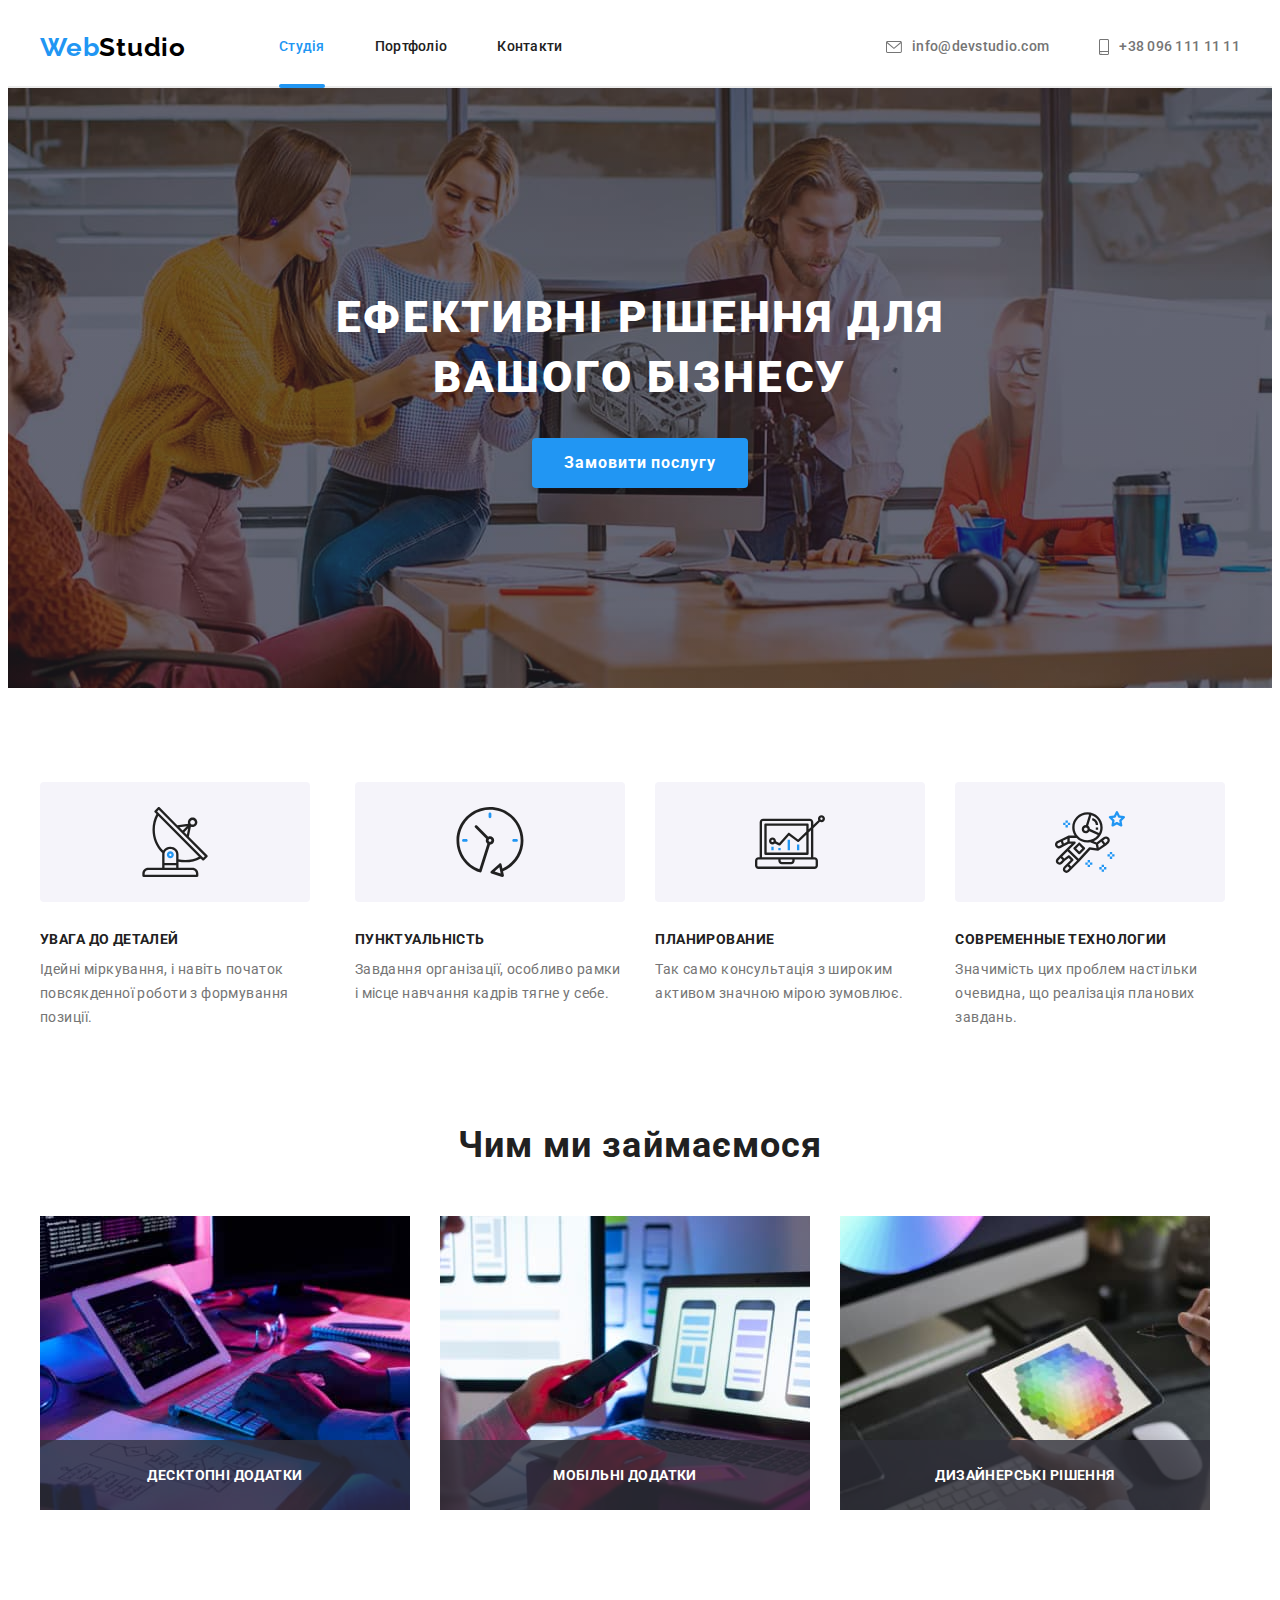
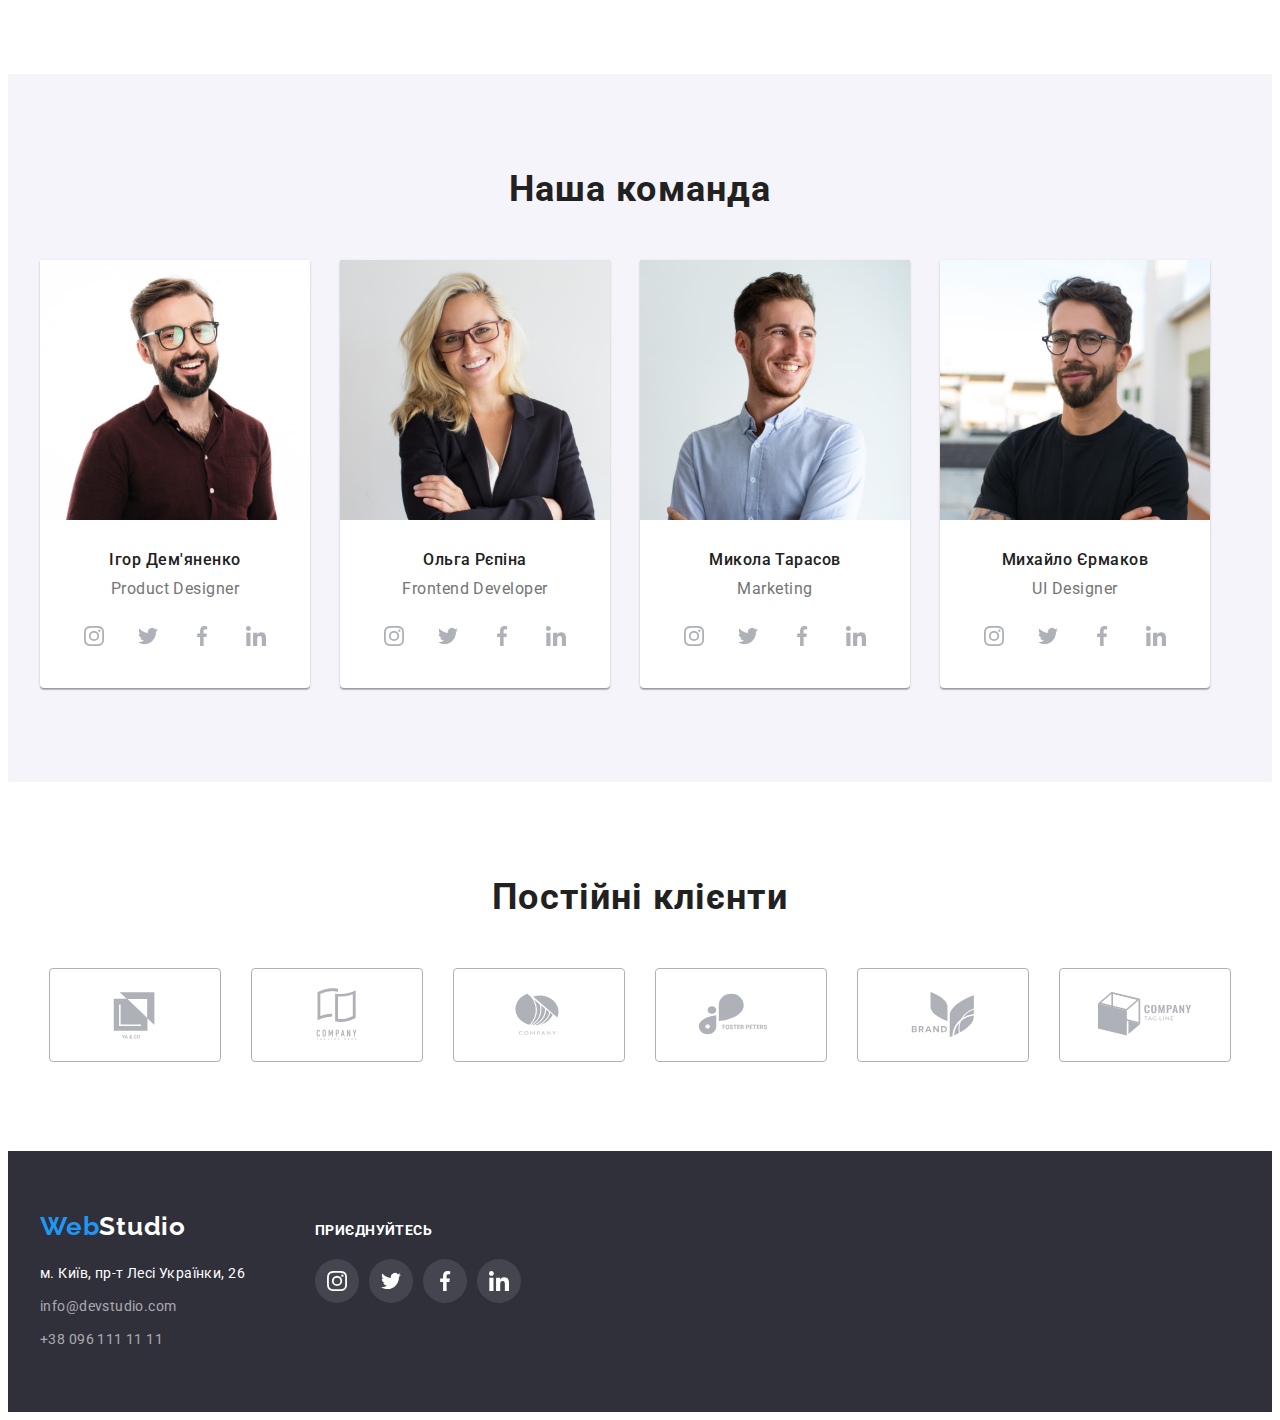
<file: index.html>
<!DOCTYPE html>
<html lang="ua">
	<head>
		<meta charset="UTF-8" />
		<meta http-equiv="X-UA-Compatible" content="IE=edge" />
		<meta name="viewport" content="width=device-width, initial-scale=1.0" />
		<title>WebStudio</title>
		<link rel="preconnect" href="https://fonts.googleapis.com" />
		<link rel="preconnect" href="https://fonts.gstatic.com" crossorigin />
		<link
			href="https://fonts.googleapis.com/css2?family=Raleway:wght@700&family=Roboto:wght@400;500;700;900&display=swap"
			rel="stylesheet"
		/>
		<link rel="stylesheet" href="https://cdnjs.cloudflare.com/ajax/libs/modern-normalize/1.1.0/modern-normalize.min.css" integrity="sha512-wpPYUAdjBVSE4KJnH1VR1HeZfpl1ub8YT/NKx4PuQ5NmX2tKuGu6U/JRp5y+Y8XG2tV+wKQpNHVUX03MfMFn9Q==" crossorigin="anonymous" referrerpolicy="no-referrer" />
		<link rel="stylesheet" href="./css/styles.css" />
	</head>

	<body>
		<header class="header">
			<div class="container header-flex">
				<nav class="header-nav">
					<a href="./index.html" class="logo">
						<span class="web-blue">Web</span><span class="studio-black">Studio</span>
					</a>
					<ul class="header-nav-list">
						<li class="nav-item"><a class="link underline" href="./index.html"><span class="current">Студія</span></a></li>
						<li class="nav-item"><a class="link" href="./portfolio.html">Портфоліо</a></li>
						<li class="nav-item"><a class="link" href="./contacts.html">Контакти</a></li>
					</ul>
				</nav>
				<ul class="header-contacts">
					<li class="header-mail">
						<a class="header-link" href="mailto:info@devstudio.com">
							<svg class="header-icon" width="16" height="12">
								<use href="./images/icons-studio.svg#icon-envelope"></use>
							</svg>
							info@devstudio.com
						</a>						
					</li>
					<li class="header-tel">						
						<a class="header-link" href="tel:+380961111111">
							<svg class="header-icon" width="10" height="16">
								<use href="./images/icons-studio.svg#icon-smartphone"></use>
							</svg>
							+38 096 111 11 11
						</a>						
					</li>
				</ul>
			</div>
		</header>

		<main class="studio">
			<section class="studio-hero">
				<div class="container">								
						<h1 class="studio-banner">
							Ефективні рішення для вашого бізнесу
						</h1>
						<button type="button" class="hero-button" data-modal-open>
							Замовити послугу
						</button>				
				</div>
			</section>
			<section class="studio-advantage section">
				<div class="container">
					<h2 class="advantage-banner">Преимущества</h2>
					<ul class="advantage-list">
						<li class="advantage-item">
							<div class="advantage-rectangle">
								<svg class="advantage-icon" width="70" height="70">
									<use href="./images/icons-studio.svg#icon-antenna"></use>
								</svg>
							</div>
							<h3 class="advantage-item-banner">Увага до деталей</h3>
							<p class="advantage-item-text">
								Ідейні міркування, і навіть початок повсякденної роботи з формування позиції.
							</p>
						</li>
						<li class="advantage-item">
							<div class="advantage-rectangle">
								<svg class="advantage-icon" width="70" height="70">
									<use href="./images/icons-studio.svg#icon-clock"></use>
								</svg>
							</div>
							<h3 class="advantage-item-banner">Пунктуальність</h3>
							<p class="advantage-item-text">
								Завдання організації, особливо рамки і місце навчання кадрів тягне у себе.
							</p>
						</li>
						<li class="advantage-item">
							<div class="advantage-rectangle">
								<svg class="advantage-icon" width="70" height="70">
									<use href="./images/icons-studio.svg#icon-diagram"></use>
								</svg>
							</div>
							<h3 class="advantage-item-banner">Планирование</h3>
							<p class="advantage-item-text">
								Так само консультація з широким активом значною мірою зумовлює.
							</p>
						</li>
						<li class="advantage-item">
							<div class="advantage-rectangle">
								<svg class="advantage-icon" width="70" height="70">
									<use href="./images/icons-studio.svg#icon-astronaut"></use>
								</svg>
							</div>
							<h3 class="advantage-item-banner">Современные технологии</h3>
							<p class="advantage-item-text">
								Значимість цих проблем настільки очевидна, що реалізація планових завдань.
							</p>
						</li>
					</ul>
				</div>
			</section>
			<section class="studio-act">
				<div class="container">
					<h2 class="act-banner">Чим ми займаємося</h2>
					<ul class="actions">
						<li class="act-type">
							<img src="./images/box1.jpg" alt="Вечерний офис" width="370" />
							<p class="act-cover-text">
								Десктопні додатки
							</p>
						</li>
						<li class="act-type">
							<img src="./images/box2.jpg" alt="Дневной офис" width="370" />
							<p class="act-cover-text">
								Мобільні додатки
							</p>
						</li>
						<li class="act-type">
							<img src="./images/box3.jpg" alt="Палитра цветов" width="370" />
							<p class="act-cover-text">
								Дизайнерські рішення
							</p>
						</li>
					</ul>
				</div>				
			</section>

			<section class="studio-team section">
				<div class="container">
					<h2 class="team-banner">Наша команда</h2>
					<ul class="team-list">
						<li class="team-item">
							<img src="images/face1.jpg" alt="Ігор Дем'яненко" width="270" />
							<h3 class="team-name">Ігор Дем'яненко</h3>
							<p lang="en" class="team-job">Product Designer</p>							
							<ul class="soc">
								<li class="soc-item"><a href="" class="soc-net">
									<svg class="soc-icon" width="20" height="20">
										<use href="./images/icons-studio.svg#icon-instagram"></use>
									</svg>
								</a></li>
								<li class="soc-item"><a href="" class="soc-net">
									<svg class="soc-icon" width="20" height="20">
										<use href="./images/icons-studio.svg#icon-twitter"></use>
									</svg>
								</a></li>
								<li class="soc-item"><a href="" class="soc-net">
									<svg class="soc-icon" width="20" height="20">
										<use href="./images/icons-studio.svg#icon-facebook"></use>
									</svg>
								</a></li>
								<li class="soc-item"><a href="" class="soc-net">
									<svg class="soc-icon" width="20" height="20">
										<use href="./images/icons-studio.svg#icon-linkedin"></use>
									</svg>
								</a></li>
							</ul>
						</li>
						<li class="team-item">
							<img src="images/face2.jpg" alt="Ольга Рєпіна" width="270" />
							<h3 class="team-name">Ольга Рєпіна</h3>
							<p lang="en" class="team-job">Frontend Developer</p>
							<ul class="soc">
								<li class="soc-item"><a href="" class="soc-net">
									<svg class="soc-icon" width="20" height="20">
										<use href="./images/icons-studio.svg#icon-instagram"></use>
									</svg>
								</a></li>
								<li class="soc-item"><a href="" class="soc-net">
									<svg class="soc-icon" width="20" height="20">
										<use href="./images/icons-studio.svg#icon-twitter"></use>
									</svg>
								</a></li>
								<li class="soc-item"><a href="" class="soc-net">
									<svg class="soc-icon" width="20" height="20">
										<use href="./images/icons-studio.svg#icon-facebook"></use>
									</svg>
								</a></li>
								<li class="soc-item"><a href="" class="soc-net">
									<svg class="soc-icon" width="20" height="20">
										<use href="./images/icons-studio.svg#icon-linkedin"></use>
									</svg>
								</a></li>
							</ul>
						</li>
						<li class="team-item">
							<img src="images/face3.jpg" alt="Микола Тарасов" width="270" />
							<h3 class="team-name">Микола Тарасов</h3>
							<p lang="en" class="team-job">Marketing</p>
							<ul class="soc">
								<li class="soc-item"><a href="" class="soc-net">
									<svg class="soc-icon" width="20" height="20">
										<use href="./images/icons-studio.svg#icon-instagram"></use>
									</svg>
								</a></li>
								<li class="soc-item"><a href="" class="soc-net">
									<svg class="soc-icon" width="20" height="20">
										<use href="./images/icons-studio.svg#icon-twitter"></use>
									</svg>
								</a></li>
								<li class="soc-item"><a href="" class="soc-net">
									<svg class="soc-icon" width="20" height="20">
										<use href="./images/icons-studio.svg#icon-facebook"></use>
									</svg>
								</a></li>
								<li class="soc-item"><a href="" class="soc-net">
									<svg class="soc-icon" width="20" height="20">
										<use href="./images/icons-studio.svg#icon-linkedin"></use>
									</svg>
								</a></li>
							</ul>
						</li>
						<li class="team-item">
							<img src="images/face4.jpg" alt="Михайло Єрмаков" width="270" />
							<h3 class="team-name">Михайло Єрмаков</h3>
							<p lang="en" class="team-job">UI Designer</p>
							<ul class="soc">
								<li class="soc-item"><a href="" class="soc-net">
									<svg class="soc-icon" width="20" height="20">
										<use href="./images/icons-studio.svg#icon-instagram"></use>
									</svg>
								</a></li>
								<li class="soc-item"><a href="" class="soc-net">
									<svg class="soc-icon" width="20" height="20">
										<use href="./images/icons-studio.svg#icon-twitter"></use>
									</svg>
								</a></li>
								<li class="soc-item"><a href="" class="soc-net">
									<svg class="soc-icon" width="20" height="20">
										<use href="./images/icons-studio.svg#icon-facebook"></use>
									</svg>
								</a></li>
								<li class="soc-item"><a href="" class="soc-net">
									<svg class="soc-icon" width="20" height="20">
										<use href="./images/icons-studio.svg#icon-linkedin"></use>
									</svg>
								</a></li>
							</ul>
						</li>
					</ul>
				</div>
			</section>

			<section class="client-section">
				<div class="container ">
					<h2 class="team-banner">Постійні клієнти</h2>
					<ul class="client">
						<li class="client-item">
							<a href="" class="client-link">
								<svg class="client-icon" width="106" height="60">
									<use href="./images/icons-studio.svg#icon-Logo-1"></use>
								</svg>
							</a>
						</li>
						<li class="client-item">
							<a href="" class="client-link">
								<svg class="client-icon" width="106" height="60">
									<use href="./images/icons-studio.svg#icon-Logo-2"></use>
								</svg>
							</a>
						</li>
						<li class="client-item">
							<a href="" class="client-link">
								<svg class="client-icon" width="106" height="60">
									<use href="./images/icons-studio.svg#icon-Logo-3"></use>
								</svg>
							</a>
						</li>
						<li class="client-item">
							<a href="" class="client-link">
								<svg class="client-icon" width="106" height="60">
									<use href="./images/icons-studio.svg#icon-Logo-4"></use>
								</svg>
							</a>
						</li>
						<li class="client-item">
							<a href="" class="client-link">
								<svg class="client-icon" width="106" height="60">
									<use href="./images/icons-studio.svg#icon-Logo-5"></use>
								</svg>
							</a>
						</li>
						<li class="client-item">
							<a href="" class="client-link">
								<svg class="client-icon" width="106" height="60">
									<use href="./images/icons-studio.svg#icon-Logo-6"></use>
								</svg>
							</a>
						</li>
					</ul>
				</div>
			</section>
		</main>

		<footer class="footer">
			<div class="container">
				<div class="footer-flex">
					<div class="footer-left">
						<div class="footer-logo">
							<a href="./index.html">
								<span class="web-blue">Web</span><span class="studio-white">Studio</span>
							</a>
						</div>
						<address class="footer-address">
							<ul class="footer-address-list">
								<li class="address-map footer-item">
									<a
										class="map"
										href="https://goo.gl/maps/Ut4Wyp9AqgRRf6S79"
										target="_blank"
										rel="noopener noreferrer nofollow "
									>
										м. Київ, пр-т Лесі Українки, 26
									</a>
								</li>
								<li class="address-mail footer-item"><a href="mailto:info@devstudio.com">info@devstudio.com</a></li>
								<li class="address-tel footer-item"><a href="tel:+380961111111">+38 096 111 11 11</a></li>
							</ul>
						</address>
					</div>
					<div class="footer-right">
						<h3 class="footer-banner">Приєднуйтесь</h3>
						
						<ul class="footer-soc">
							<li class="footer-soc-item"><a href="" class="footer-soc-net">
								<svg class="footer-soc-icon" width="20" height="20">
									<use href="./images/icons-studio.svg#icon-instagram"></use>
								</svg>
							</a></li>
							<li class="footer-soc-item"><a href="" class="footer-soc-net">
								<svg class="footer-soc-icon" width="20" height="20">
									<use href="./images/icons-studio.svg#icon-twitter"></use>
								</svg>
							</a></li>
							<li class="footer-soc-item"><a href="" class="footer-soc-net">
								<svg class="footer-soc-icon" width="20" height="20">
									<use href="./images/icons-studio.svg#icon-facebook"></use>
								</svg>
							</a></li>
							<li class="footer-soc-item"><a href="" class="footer-soc-net">
								<svg class="footer-soc-icon" width="20" height="20">
									<use href="./images/icons-studio.svg#icon-linkedin"></use>
								</svg>
							</a></li>
						</ul>
					</div>
				</div>
			</div>
		</footer>

		<div class="backdrop is-hidden" data-modal>
			<div class="mod-window">
				<button type="button" class="modal-close" data-modal-close>
					<svg class="close" width="18" height="18">
						<use href="./images/icons-studio.svg#icon-close-black-18dp"></use>
					</svg>
				</button>
			</div>
		</div>


		<script src="./js/modal.js"></script>
	</body>
</html>
</file>
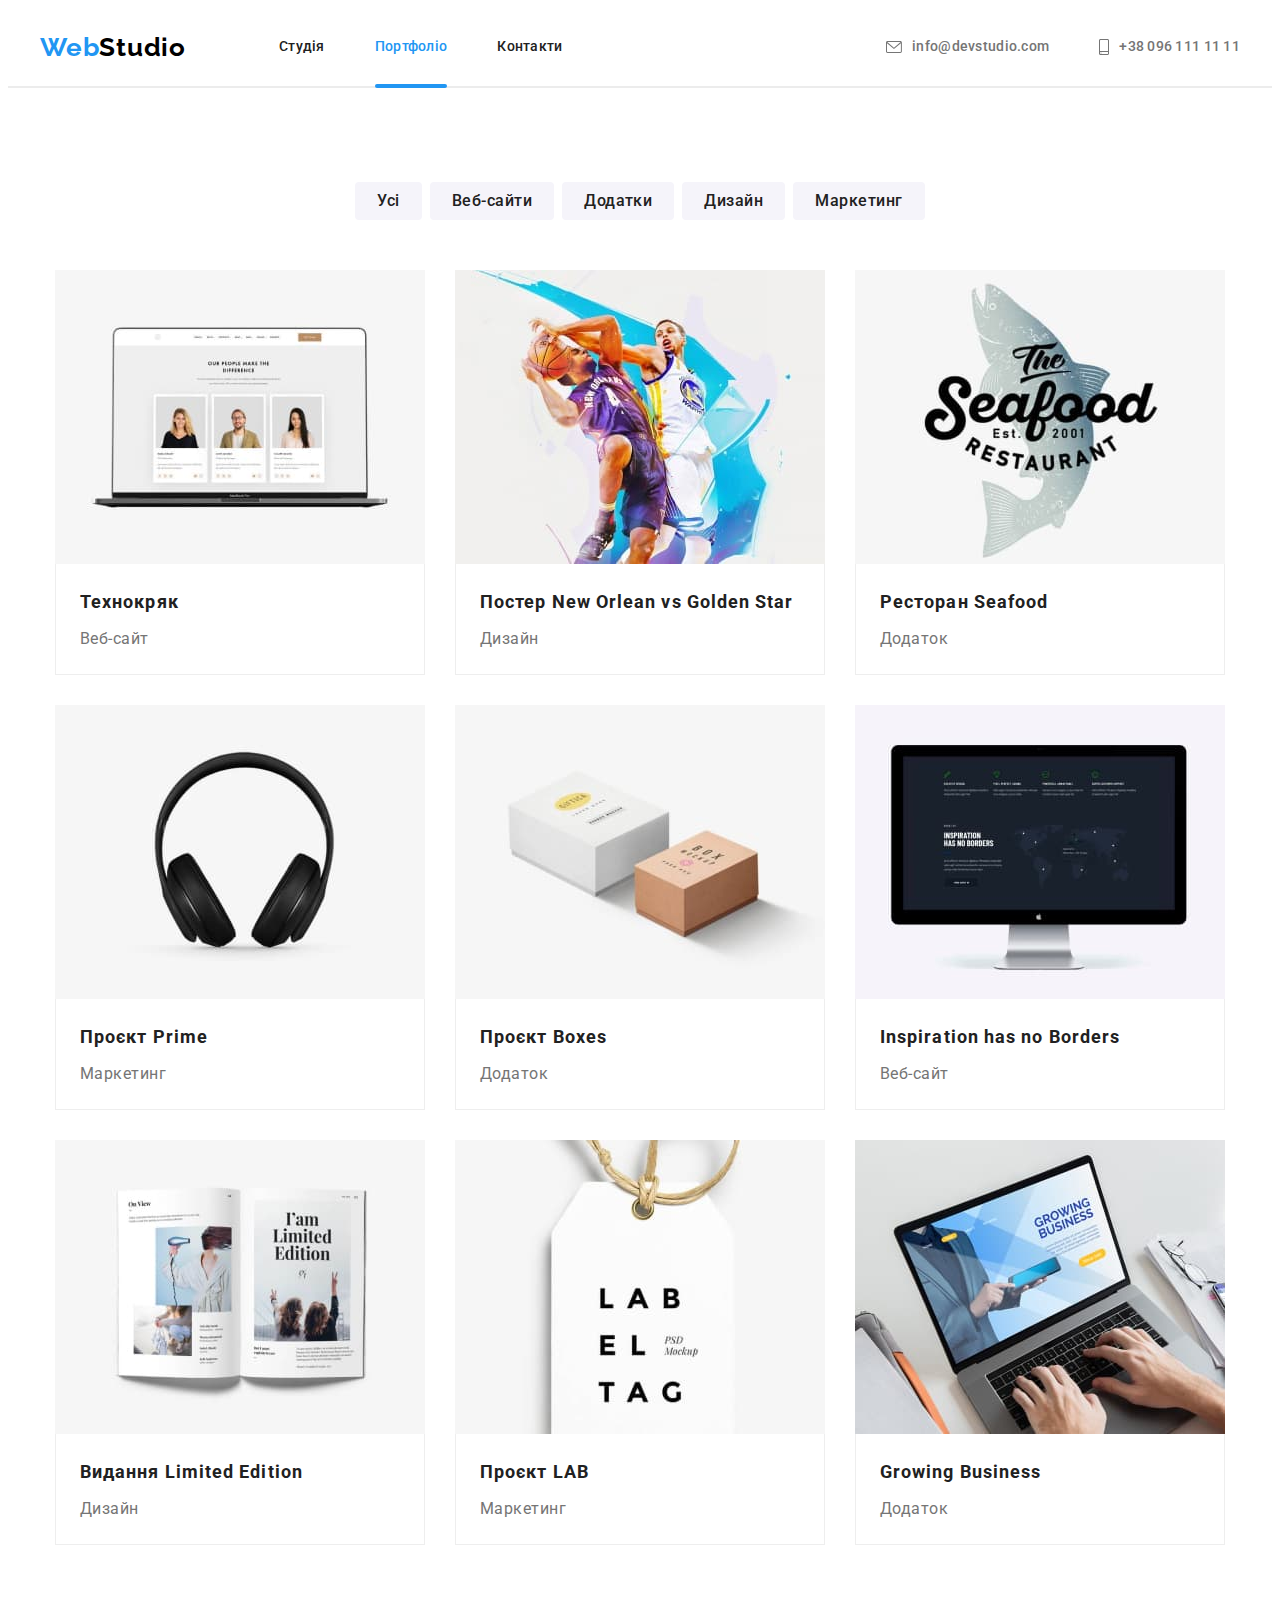
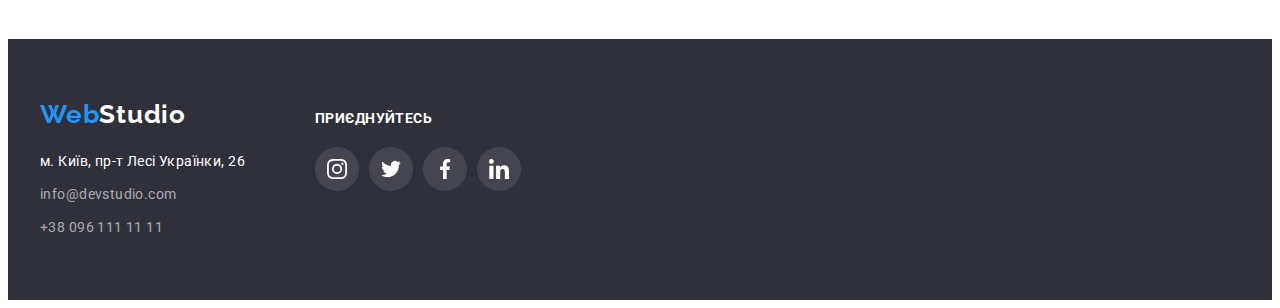
<file: portfolio.html>
<!DOCTYPE html>
<html lang="ua">
	<head>
		<meta charset="UTF-8" />
		<meta http-equiv="X-UA-Compatible" content="IE=edge" />
		<meta name="viewport" content="width=device-width, initial-scale=1.0" />
		<title>WebStudio</title>
		<link rel="preconnect" href="https://fonts.googleapis.com" />
		<link rel="preconnect" href="https://fonts.gstatic.com" crossorigin />
		<link
			href="https://fonts.googleapis.com/css2?family=Raleway:wght@700&family=Roboto:wght@400;500;700;900&display=swap"
			rel="stylesheet"
		/>
		<link rel="stylesheet" href="https://cdnjs.cloudflare.com/ajax/libs/modern-normalize/1.1.0/modern-normalize.min.css" integrity="sha512-wpPYUAdjBVSE4KJnH1VR1HeZfpl1ub8YT/NKx4PuQ5NmX2tKuGu6U/JRp5y+Y8XG2tV+wKQpNHVUX03MfMFn9Q==" crossorigin="anonymous" referrerpolicy="no-referrer" />
		<link rel="stylesheet" href="./css/styles.css" />
	</head>

	<body>
		<header class="header">
			<div class="container header-flex">
				<nav class="header-nav">
					<a href="./index.html" class="logo">
						<span class="web-blue">Web</span><span class="studio-black">Studio</span>
					</a>
					<ul class="header-nav-list">
						<li class="nav-item"><a class="link" href="./index.html">Студія</a></li>
						<li class="nav-item"><a class="link underline" href="./portfolio.html"><span class="current">Портфоліо</span></a></li>
						<li class="nav-item"><a class="link" href="./contacts.html">Контакти</a></li>
					</ul>
				</nav>
				<ul class="header-contacts">
					<li class="header-mail">
						<a class="header-link" href="mailto:info@devstudio.com">
							<svg class="header-icon" width="16" height="12">
								<use href="./images/icons-studio.svg#icon-envelope"></use>
							</svg>
							<p>info@devstudio.com</p>
						</a>						
					</li>
					<li class="header-tel">						
						<a class="header-link" href="tel:+380961111111">
							<svg class="header-icon" width="10" height="16">
								<use href="./images/icons-studio.svg#icon-smartphone"></use>
							</svg>
							<p>+38 096 111 11 11</p>
						</a>						
					</li>
				</ul>
			</div>
		</header>

		<main>
			<section class="portf section">
				<div class="container">
					<h1 class="portf-btn-banner">Типы проэктов</h1>
					<ul class="portf-btn-list">
						<li class="portf-btn-type"><button type="button">Усі</button></li>
						<li class="portf-btn-type"><button type="button">Веб-сайти</button></li>
						<li class="portf-btn-type"><button type="button">Додатки</button></li>
						<li class="portf-btn-type"><button type="button">Дизайн</button></li>
						<li class="portf-btn-type"><button type="button">Маркетинг</button></li>
					</ul>			
					
					<h2 class="portf-proj-banner">Последние проэкты</h2>
					<ul class="portf-proj-list">
						<li class="portf-proj">
							<a href="" class="portf-link">
								<div class="cover-text-wrap">
									<img src="images/portfolio1.jpg" alt="Веб-сайт Технокряк" width="370"/>
									<p class="portf-cover-text">
										Ресурс пропонує комплексні пропозиції з різним рівнем функціоналу та сервісів. Все це дозволить відвідувачу отримати вичерпні відомості про компанію чи приватну особу.
										Ресурс пропонує комплексні пропозиції з різним рівнем функціоналу та сервісів. Все це дозволить відвідувачу отримати вичерпні відомості про компанію чи приватну особу.
										Ресурс пропонує комплексні пропозиції з різним рівнем функціоналу та сервісів. Все це дозволить відвідувачу отримати вичерпні відомості про компанію чи приватну особу.
									</p>
								</div>
								<div class="proj-text">
									<h3 class="proj-name">Технокряк</h3>
									<p class="proj-type">Веб-сайт</p>
								</div>
							</a>
						</li>
						<li class="portf-proj">
							<a href="" class="portf-link">
								<div class="cover-text-wrap">
									<img src="images/portfolio2.jpg" alt="Дизайн постера New Orlean vs Golden Star" width="370" />
									<p class="portf-cover-text">
										Ресурс пропонує комплексні пропозиції з різним рівнем функціоналу та сервісів. Все це дозволить відвідувачу отримати вичерпні відомості про компанію чи приватну особу.
									</p>
								</div>
								<div class="proj-text">
									<h3 class="proj-name">Постер New Orlean vs Golden Star</h3>
									<p class="proj-type">Дизайн</p>
								</div>
							</a>
						</li>
						<li class="portf-proj">
							<a href="" class="portf-link">
								<div class="cover-text-wrap">
									<img src="images/portfolio3.jpg" alt="Приложение ресторана Seafood" width="370" />
									<p class="portf-cover-text">
										Ресурс пропонує комплексні пропозиції з різним рівнем функціоналу та сервісів. Все це дозволить відвідувачу отримати вичерпні відомості про компанію чи приватну особу.
									</p>
								</div>
								<div class="proj-text">
									<h3 class="proj-name">Ресторан Seafood</h3>
									<p class="proj-type">Додаток</p>
								</div>
							</a>
						</li>
						<li class="portf-proj">
							<a href="" class="portf-link">
								<div class="cover-text-wrap">
									<img src="images/portfolio4.jpg" alt="Маркетинговый проект Prime" width="370" />
									<p class="portf-cover-text">
										Ресурс пропонує комплексні пропозиції з різним рівнем функціоналу та сервісів. Все це дозволить відвідувачу отримати вичерпні відомості про компанію чи приватну особу.
									</p>
								</div>
								<div class="proj-text">
									<h3 class="proj-name">Проєкт Prime</h3>
									<p class="proj-type">Маркетинг</p>
								</div>
							</a>
						</li>
						<li class="portf-proj">
							<a href="" class="portf-link">
								<div class="cover-text-wrap">
									<img src="images/portfolio5.jpg" alt="Приложение проекта Boxes" width="370" />
									<p class="portf-cover-text">
										Ресурс пропонує комплексні пропозиції з різним рівнем функціоналу та сервісів. Все це дозволить відвідувачу отримати вичерпні відомості про компанію чи приватну особу.
									</p>
								</div>
								<div class="proj-text">
									<h3 class="proj-name">Проєкт Boxes</h3>
									<p class="proj-type">Додаток</p>
								</div>
							</a>
						</li>
						<li class="portf-proj">
							<a href="" class="portf-link">
								<div class="cover-text-wrap">
									<img src="images/portfolio6.jpg" alt="Веб-сайт Inspiration has no Borders" width="370" />
									<p class="portf-cover-text">
										Ресурс пропонує комплексні пропозиції з різним рівнем функціоналу та сервісів. Все це дозволить відвідувачу отримати вичерпні відомості про компанію чи приватну особу.
									</p>
								</div>
								<div class="proj-text">
									<h3 class="proj-name" lang="en">Inspiration has no Borders</h3>
									<p class="proj-type">Веб-сайт</p>
								</div>
							</a>
						</li>
						<li class="portf-proj">
							<a href="" class="portf-link">
								<div class="cover-text-wrap">
									<img src="images/portfolio7.jpg" alt="Дизайн издания Limited Edition" width="370" />
									<p class="portf-cover-text">
										Ресурс пропонує комплексні пропозиції з різним рівнем функціоналу та сервісів. Все це дозволить відвідувачу отримати вичерпні відомості про компанію чи приватну особу.
									</p>
								</div>
								<div class="proj-text">
									<h3 class="proj-name">Видання Limited Edition</h3>
									<p class="proj-type">Дизайн</p>
								</div>
							</a>
						</li>
						<li class="portf-proj">
							<a href="" class="portf-link">
								<div class="cover-text-wrap">
									<img src="images/portfolio8.jpg" alt="Маркетинговый проект LAB" width="370" />
									<p class="portf-cover-text">
										Ресурс пропонує комплексні пропозиції з різним рівнем функціоналу та сервісів. Все це дозволить відвідувачу отримати вичерпні відомості про компанію чи приватну особу.
									</p>
								</div>
								<div class="proj-text">
									<h3 class="proj-name">Проєкт LAB</h3>
									<p class="proj-type">Маркетинг</p>
								</div>
							</a>
						</li>
						<li class="portf-proj">
							<a href="" class="portf-link">
								<div class="cover-text-wrap">
									<img src="images/portfolio9.jpg" alt="Приложение Growing Business" width="370" />
									<p class="portf-cover-text">
										Ресурс пропонує комплексні пропозиції з різним рівнем функціоналу та сервісів. Все це дозволить відвідувачу отримати вичерпні відомості про компанію чи приватну особу.
									</p>
								</div>
								<div class="proj-text">
									<h3 class="proj-name" lang="en">Growing Business</h3>
									<p class="proj-type">Додаток</p>
								</div>
							</a>
						</li>
					</ul>
				</div>
			</section>
		</main>

		<footer class="footer">
			<div class="container">
				<div class="footer-flex">
					<div class="footer-left">
						<div class="footer-logo">
							<a href="./index.html">
								<span class="web-blue">Web</span><span class="studio-white">Studio</span>
							</a>
						</div>
						<address class="footer-address">
							<ul class="footer-address-list">
								<li class="address-map footer-item">
									<a
										class="map"
										href="https://goo.gl/maps/Ut4Wyp9AqgRRf6S79"
										target="_blank"
										rel="noopener noreferrer nofollow "
									>
										м. Київ, пр-т Лесі Українки, 26
									</a>
								</li>
								<li class="address-mail footer-item"><a href="mailto:info@devstudio.com">info@devstudio.com</a></li>
								<li class="address-tel footer-item"><a href="tel:+380961111111">+38 096 111 11 11</a></li>
							</ul>
						</address>
					</div>
					<div class="footer-right">
						<h3 class="footer-banner">Приєднуйтесь</h3>
						
						<ul class="footer-soc">
							<li class="footer-soc-item"><a href="" class="footer-soc-net">
								<svg class="footer-soc-icon" width="20" height="20">
									<use href="./images/icons-studio.svg#icon-instagram"></use>
								</svg>
							</a></li>
							<li class="footer-soc-item"><a href="" class="footer-soc-net">
								<svg class="footer-soc-icon" width="20" height="20">
									<use href="./images/icons-studio.svg#icon-twitter"></use>
								</svg>
							</a></li>
							<li class="footer-soc-item"><a href="" class="footer-soc-net">
								<svg class="footer-soc-icon" width="20" height="20">
									<use href="./images/icons-studio.svg#icon-facebook"></use>
								</svg>
							</a></li>
							<li class="footer-soc-item"><a href="" class="footer-soc-net">
								<svg class="footer-soc-icon" width="20" height="20">
									<use href="./images/icons-studio.svg#icon-linkedin"></use>
								</svg>
							</a></li>
						</ul>
					</div>
				</div>
			</div>
		</footer>

		
			
		</div>

	</body>
</html>
</file>
<file: css/styles.css>
/*-------------------GENERAL---------------*/
:root {
	--accent-color:  #2196f3;
}

p, h1, h2, h3, h4, h5, h6 {
	margin: 0;
}

ul, ol {
	margin: 0;
	padding-left: 0;
}


button {
	cursor: pointer;
}

body {
	font-family: "Roboto", sans-serif;
	color: #000000;
}

.header a,
.footer a {
	text-decoration: none;
	font-style: normal;
}

.header-nav-list,
.header-contacts,
.footer-address-list {
	list-style: none;
}

.container {	
	max-width: 1200px;
	margin-left: auto;
	margin-right: auto;
	padding-left: 15px;
	padding-right: 15px;
	
}

.current {
	color: var(--accent-color);
}

.section{
	padding-top: 94px;
	padding-bottom: 94px;
}

img{
	display: block;
	max-width: 100%;
	height: auto;
}
/*-------------------HEADER + FOOTER---------------*/
.header{
	border-width: 0px 0px 2px;
	border-color: #ECECEC;
	border-style: solid;
	
}

.header-flex{
	display: flex;
	align-items: center;
}
.header-nav{
	display: flex;
	align-items: center;
	/* padding-top: 24px;
	padding-bottom: 25px; */
}
.header-nav-list{
	display: flex;
	margin-left: 93px;
	align-items: center;
}
.header-contacts{
	display: flex;
}

.web-blue,
.studio-black,
.studio-white {
	font-family: Raleway;
	font-style: normal;
	font-weight: 700;
	font-size: 26px;
	line-height: 1.19;
	letter-spacing: 0.03em;
}

.studio-black {
	color: #000000;
}
.web-blue {
	color: var(--accent-color);
}
.studio-white {
	color: #ffffff;
}

.nav-item,
.header-mail,
.header-tel {
	margin-right: 50px;	
}
.nav-item:last-child,
.header-tel {
	margin-right: 0;
}
.nav-item {
	display: flex;
	flex-direction: column;
	align-items: center;
	gap: 28;
}

.footer {
	background-color: #2F303A;
	padding-bottom: 60px;
	padding-top: 60px;
}


.underline{
position: relative;
}
.underline::after{
	position: absolute;
	content: '';
	height: 4px;
	width: 100%;
	border-radius: 2px;
	background-color: #2196f3;
	left: 0;
	bottom: -2px;
}

.link {
	display: block;
	font-style: normal;
	font-weight: 500;
	font-size: 14px;
	line-height: 1.14;
	letter-spacing: 0.02em;
	color: #212121;
	padding: 31px 0;
	transition: color 250ms cubic-bezier(0.4, 0, 0.2, 1);
}

.link:hover,
.link:focus {
	color: var(--accent-color);	
}

.header-contacts {
	margin-left: auto;
}

.header-link {
	display: flex;
	flex-direction: row;
	align-items:center;
	justify-content: center;
	gap:10px;
	font-style: normal;
	font-weight: 500;
	font-size: 14px;
	line-height: 1.14;
	letter-spacing: 0.02em;
	color: #757575;
	padding: 31px 0;
	transition: color 250ms cubic-bezier(0.4, 0, 0.2, 1);
}
.header-link:hover,
.header-link:focus {
	color: var(--accent-color);	
}

.header-icon {	
	fill: #757575;
	transition: fill 250ms cubic-bezier(0.4, 0, 0.2, 1);
}
.header-link:hover .header-icon,
.header-link:focus .header-icon{
	fill: var(--accent-color);
}




.footer-flex{
	display: flex;
}

.address-map a,
.address-mail a,
.address-tel a {
	font-weight: 400;
	font-size: 14px;
	line-height: 1.71;
	letter-spacing: 0.03em;
	color: #ffffff;
	
}

.address-mail a,
.address-tel a {
	color: rgba(255, 255, 255, 0.6);
}


.footer-address-list a {
	transition: color 250ms cubic-bezier(0.4, 0, 0.2, 1);
}
.footer-address-list a:hover,
.footer-address-list a:focus {
	color: var(--accent-color);
	
}


.footer-logo {
	margin-bottom: 20px;
}

.footer-item {
	margin-bottom: 9px;
}
.footer-item:last-child{
	margin-bottom: 0;
}

.footer-right{
	margin-left: 70px;
	margin-top: 12px;
}

.footer-banner{
	font-style: normal;
	font-weight: 700;
	font-size: 14px;
	line-height: 1.14;
	letter-spacing: 0.03em;
	text-transform: uppercase;
	color: #FFFFFF;
	margin-bottom: 20px;
}

/*-----------------MAIN STUDIO-----------------*/
/*-----------------HERO-----------------*/
.studio-hero {
	background-color: #C4C4C4;;
	padding-top: 200px;
	padding-bottom: 200px;
	background-image: linear-gradient(
		rgba(47, 48, 58, 0.4),
		rgba(47, 48, 58, 0.4)
	),
		 url(../images/hero-img.jpg);
		 background-repeat: no-repeat;
		 background-position: center;
		 background-size: 1600px;
}

.studio-banner {	
	font-weight: 900;
	font-size: 44px;
	line-height: 1.36;
	text-align: center;
	letter-spacing: 0.06em;
	text-transform: uppercase;
	color: #ffffff;
	max-width: 696px;
	margin: 0px auto 30px;
}

.hero-button {
	font-family: inherit;
	font-style: normal;
	font-weight: 700;
	font-size: 16px;
	line-height: 1.88;
	display: flex;
	align-items: center;
	text-align: center;
	letter-spacing: 0.06em;
	color: #ffffff;
	background: var(--accent-color);
	box-shadow: 0px 4px 4px rgba(0, 0, 0, 0.15);
	border-radius: 4px;
	padding: 10px 32px;
	border-style:none;
	margin-right: auto;
	margin-left: auto;
	transition: background-color 250ms cubic-bezier(0.4, 0, 0.2, 1)
}
.hero-button:hover,
.hero-button:focus {
	background-color: #188CE8;
}

.advantage-banner {
	display: none;
}


.advantage-list {
	list-style: none;
	display: flex;
}

.advantage-item {
	margin-left: 15px;
	margin-right: 15px;
}
.advantage-item:first-child {
	margin-left: 0;
}
.advantage-item:last-child {
	margin-right: 0;
}

.advantage-item-banner {
	font-weight: 700;
	font-size: 14px;
	line-height: 1.14;
	letter-spacing: 0.03em;
	text-transform: uppercase;
	color: #212121;
	margin-bottom: 10px;
}

.advantage-item-text {
	font-weight: 400;
	font-size: 14px;
	line-height: 1.71;
	letter-spacing: 0.03em;
	color: #757575;
}

.advantage-rectangle{
	width: 270px;
	height: 120px;
	background: #F5F4FA;
	border-radius: 4px;
	margin-bottom: 30px;
	display: flex;
	align-items: center;
	justify-content: center;
}
/*-----------------ACT + TEAM-----------------*/

.act-banner,
.team-banner {
	font-weight: 700;
	font-size: 36px;
	line-height: 1.17;
	letter-spacing: 0.03em;
	color: #212121;
	text-align: center;
}

.act-banner {
	margin-bottom: 50px;	
}

.act-type {
	margin-right: 30px;
	width: 370px;
	position: relative;
}
.act-type:last-child {
	margin-right: 0;
}

.act-cover-text{
	display: flex;
	font-style: normal;
	font-weight: 700;
	font-size: 14px;
	line-height: 16px;
	text-align: center;
	letter-spacing: 0.03em;
	text-transform: uppercase;
	color: #ffffff;
	background: rgba(47, 48, 58, 0.8);
	width: 370px;
	height: 70px;
	transform: translateY(-100%);
	align-items: center;
	justify-content: center;
}

.actions,
.team-list {
	list-style: none;
	display: flex;
	
}

.studio-act {
	padding-bottom: 94px;
}

.studio-team {
	background: #F5F4FA;
}

.team-banner {
	margin-bottom: 50px;
}


.team-job {
	font-weight: 400;
	color: #757575;
}

.team-item {
	background: #ffffff;
	box-shadow: 0px 1px 3px rgba(0, 0, 0, 0.12), 0px 1px 1px rgba(0, 0, 0, 0.14), 0px 2px 1px rgba(0, 0, 0, 0.2);
	border-radius: 0px 0px 4px 4px;
	width: 270px;
	margin: 0px 15px;
	transition: filter 250ms cubic-bezier(0.4, 0, 0.2, 1)
}
.team-item:hover,
.team-item:focus {
	filter: drop-shadow(0px 4px 4px rgba(0, 0, 0, 0.25));
	cursor: pointer;
}
.team-item:first-child{
	margin-left: 0;
}
.team-item:last-child{
	margin-right: 0;
}
.team-name {
	font-weight: 500;
	font-size: 16px;
	line-height: 1.19;
	text-align: center;
	letter-spacing: 0.03em;
	color: #212121;
	padding-top: 30px;
	margin-bottom: 10px;
}

.team-job {
	font-style: normal;
	font-weight: 400;
	font-size: 16px;
	line-height: 1.19;
	text-align: center;
	letter-spacing: 0.03em;
	color: #757575;
	margin-bottom: 16px;
}

.client-section{
	padding-bottom: 89px;
	padding-top: 94px;
}
.client{
	list-style: none;
	display: flex;
	justify-content: center;
	gap: 30px;
}

.client-link{
	width: 170px;
	height: 92px;
	border: 1px solid #AFB1B8;
	border-radius: 4px;
	display: flex;
	justify-content: center;
	align-items: center;
	transition: border-color 250ms cubic-bezier(0.4, 0, 0.2, 1);
}
.client-link:hover,
.client-link:focus {
	border-color: var(--accent-color);	
}

.client-icon{
	fill: #AFB1B8;
	transition: fill 250ms cubic-bezier(0.4, 0, 0.2, 1);
}

.client-link:hover .client-icon,
.client-link:focus .client-icon{
	fill:var(--accent-color);
}

/*-------------STUDIO-SOC NETWORKS--------------*/
.soc,
.footer-soc {
	list-style: none;
	display: flex;
	justify-content: center;
	gap: 10px;
	padding-bottom: 30px;
}
.footer-soc {
padding-bottom: 0;
}
.soc-net,
.footer-soc-net {
	width: 44px;
	height: 44px;
	border-radius: 50%;
	display: flex;
	align-items: center;
	justify-content: center;
	transition: background-color 250ms cubic-bezier(0.4, 0, 0.2, 1);
}

.soc-net{
	background-color: #FFFFFF;	
}

.footer-soc-net {
	background-color: rgba(255, 255, 255, 0.1);
	
}

.soc-icon{	
	fill: #AFB1B8;
	transition: fill 250ms cubic-bezier(0.4, 0, 0.2, 1);
}

.footer-soc-icon{
	fill: #ffffff;
}

.footer-soc-net:hover,
.footer-soc-net:focus,
.soc-net:hover,
.soc-net:focus {
	background-color:var(--accent-color)
}


.soc-net:hover .soc-icon,
.soc-net:focus .soc-icon {
	fill: #ffffff;
}

/*-------------PORTFOLIO--------------*/

.portf-btn-banner,
.portf-proj-banner {
	display: none;
}
.portf-btn-list,
.portf-proj-list {
	list-style: none;
	display: flex;
	justify-content: center;
	flex-wrap: wrap;
}

.portf-proj-list {
	margin-top: -15px;
	margin-bottom: -15px;
}

.portf-btn-list {
	margin-bottom: 50px;
}
/*-------------BUTTONS--------------*/

.portf-btn-type{
	margin-right: 8px;
}
.portf-btn-type:last-child{
	margin-right: 0;
}

.portf-btn-type button {
	font-family: inherit;
	font-style: normal;
	font-weight: 500;
	font-size: 16px;
	line-height: 1.63;
	text-align: center;
	letter-spacing: 0.03em;
	color: #212121;
	background: #f5f4fa;
	border-radius: 4px;
	border: 0px;
	padding: 6px 22px;
	
	transition: 
	box-shadow  250ms cubic-bezier(0.4, 0, 0.2, 1),
	color  250ms cubic-bezier(0.4, 0, 0.2, 1),
	background 250ms cubic-bezier(0.4, 0, 0.2, 1);
}

.portf-btn-type button:hover,
.portf-btn-type button:focus {
	color: #ffffff;
	background: var(--accent-color);
	box-shadow: 0px 3px 1px rgba(0, 0, 0, 0.1), 0px 1px 2px rgba(0, 0, 0, 0.08), 0px 2px 2px rgba(0, 0, 0, 0.12);
}


/*-------------LAST PROJECTS--------------*/
.portf-proj {
	background: #ffffff;	
	width: 370px;
	margin: 15px;
}

.portf-proj:nth-child(3n+1) {
	margin-left: 0;
}
.portf-proj:nth-child(3n+3) {
	margin-right: 0;
} 
.portf-link {
	text-decoration: none;
	transition: filter 250ms cubic-bezier(0.4, 0, 0.2, 1);
}
.portf-link:hover,
.portf-link:focus {
	filter: drop-shadow(0px 4px 4px rgba(0, 0, 0, 0.25));
}

.portf-link:hover .portf-cover-text,
.portf-link:focus .portf-cover-text{
	transform: translateY(0%);
}

.cover-text-wrap{
	position: relative;
	overflow: hidden;
}

.portf-cover-text{
	position: absolute;
	top: 0;
	left: 0;
	font-style: normal;
	font-weight: 400;
	font-size: 18px;
	line-height: 1.6;
	letter-spacing: 0.03em;
	color: #FFFFFF;
	padding: 64px 23px;
	background: rgba(33, 150, 243, 0.9);
	height: 100%;
	transform: translateY(101%);
	transition: transform 250ms cubic-bezier(0.4, 0, 0.2, 1);
	overflow: auto; /*ASK  LECTOR*/
}

.proj-name {
	font-weight: 700;
	font-size: 18px;
	line-height: 2;
	letter-spacing: 0.06em;
	color: #212121;
	margin-bottom: 4px;
	}

.proj-type {
	font-weight: 400;
	font-size: 16px;
	line-height: 1.88;
	letter-spacing: 0.03em;
	color: #757575;
	}
.proj-text {
	padding: 20px 24px;
	background: #FFFFFF;
	border-right: 1px solid #EEEEEE;
	border-bottom: 1px solid #EEEEEE;
	border-left: 1px solid #EEEEEE;
}


.is-hidden {
    visibility: hidden;
    opacity: 0;
    pointer-events: none;
}

.backdrop {
	position: fixed;
	top: 0;
	width: 100vw;
	height: 100vh;
	background: rgba(0, 0, 0, 0.2);
	transition: opacity 250ms cubic-bezier(0.4, 0, 0.2, 1),
				visibility 250ms cubic-bezier(0.4, 0, 0.2, 1);
}	

.backdrop.is-hidden .modal {
	transform: translate(-50%, -50%) scale(0) rotate(360deg);
}

.mod-window{
	width: 528px;
	min-height: 581px;
	background-color: #ffffff;
	box-shadow: 0px 1px 3px rgba(0, 0, 0, 0.12), 0px 1px 1px rgba(0, 0, 0, 0.14), 0px 2px 1px rgba(0, 0, 0, 0.2);
	border-radius: 4px;
	position: absolute;
	top: 50%;
	left: 50%;
	transform: translate(-50%, -50%) scale(1) rotate(0);
	transition: transform 250ms cubic-bezier(0.4, 0, 0.2, 1);
}

.modal-close {
	position: absolute;
	right: 10px;
	top: 10px;
	width: 30px;
	height: 30px;
	background: transparent;
	border: 1px solid rgba(0, 0, 0, 0.1);
	border-radius: 50%;
	background-color: transparent;
	display: flex;
	align-items: center;
	justify-content: center;
}
.close{
	fill: #000000;
}
</file>
